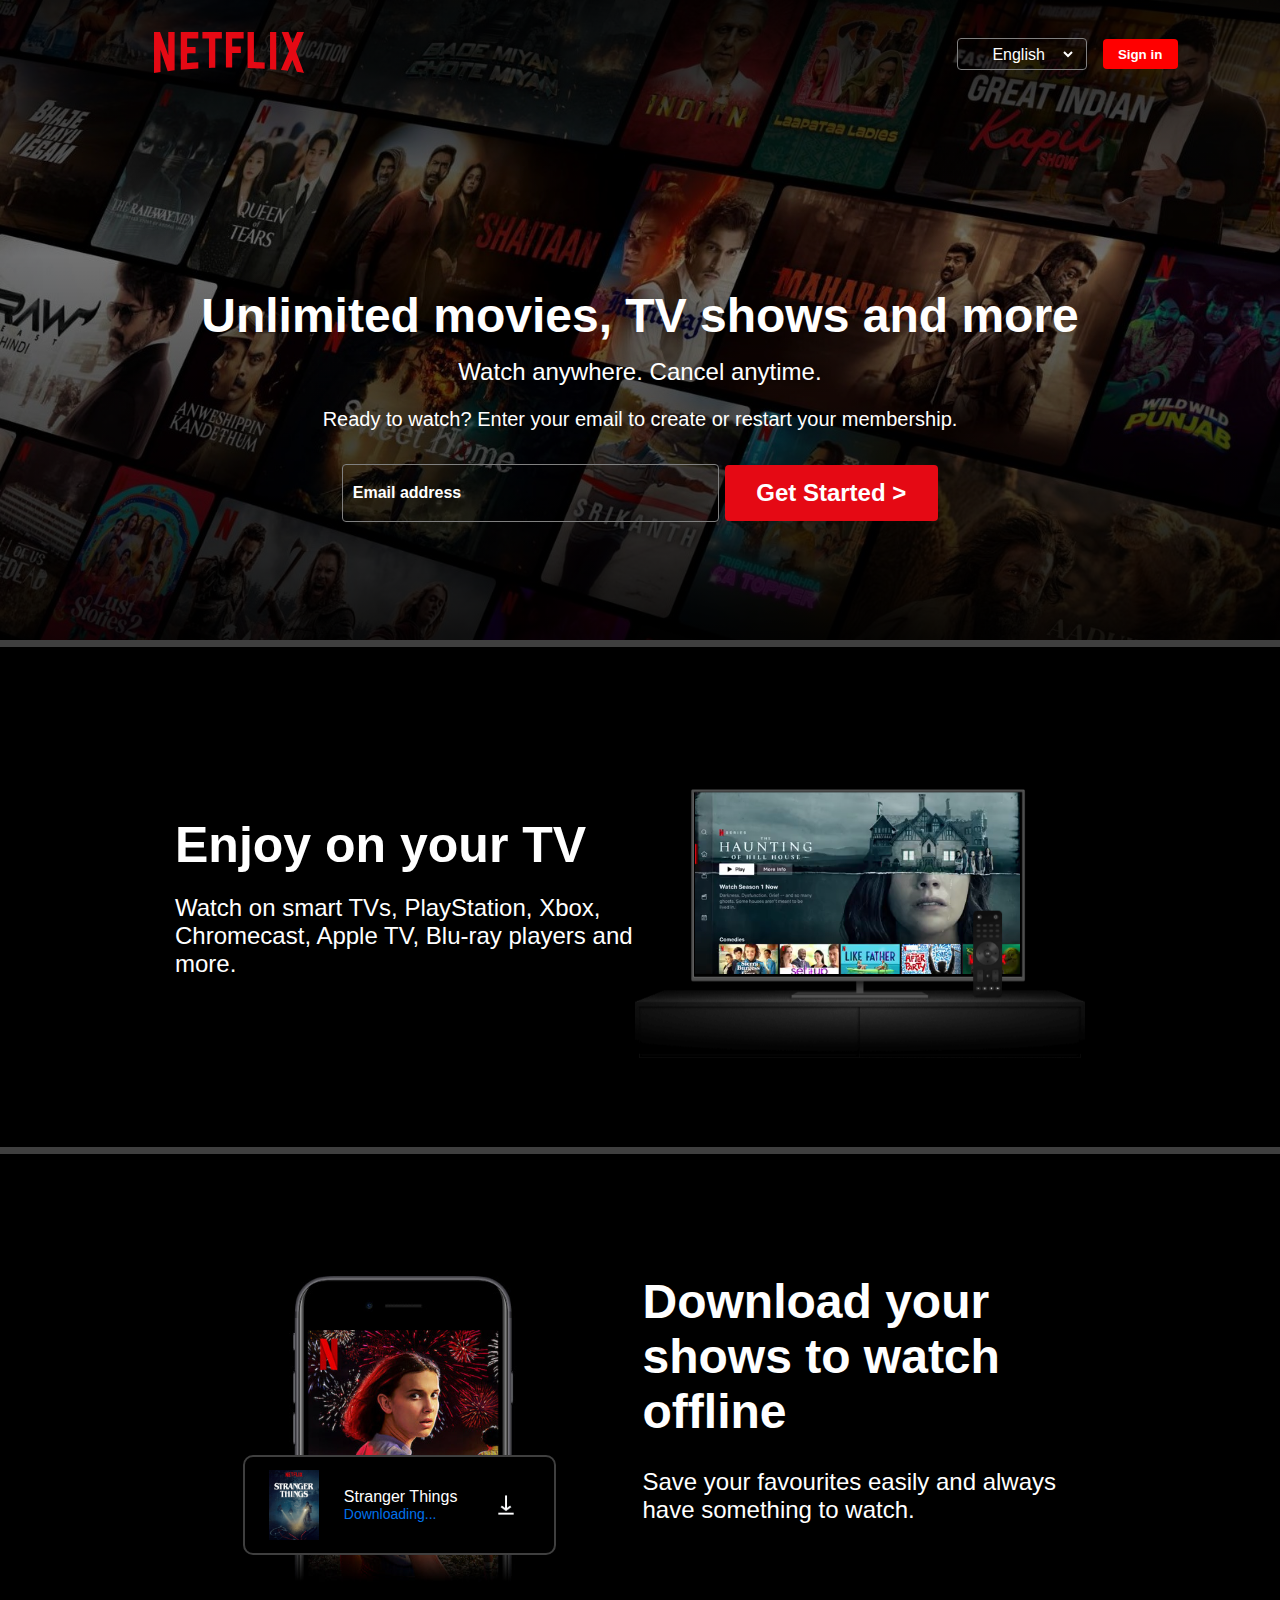
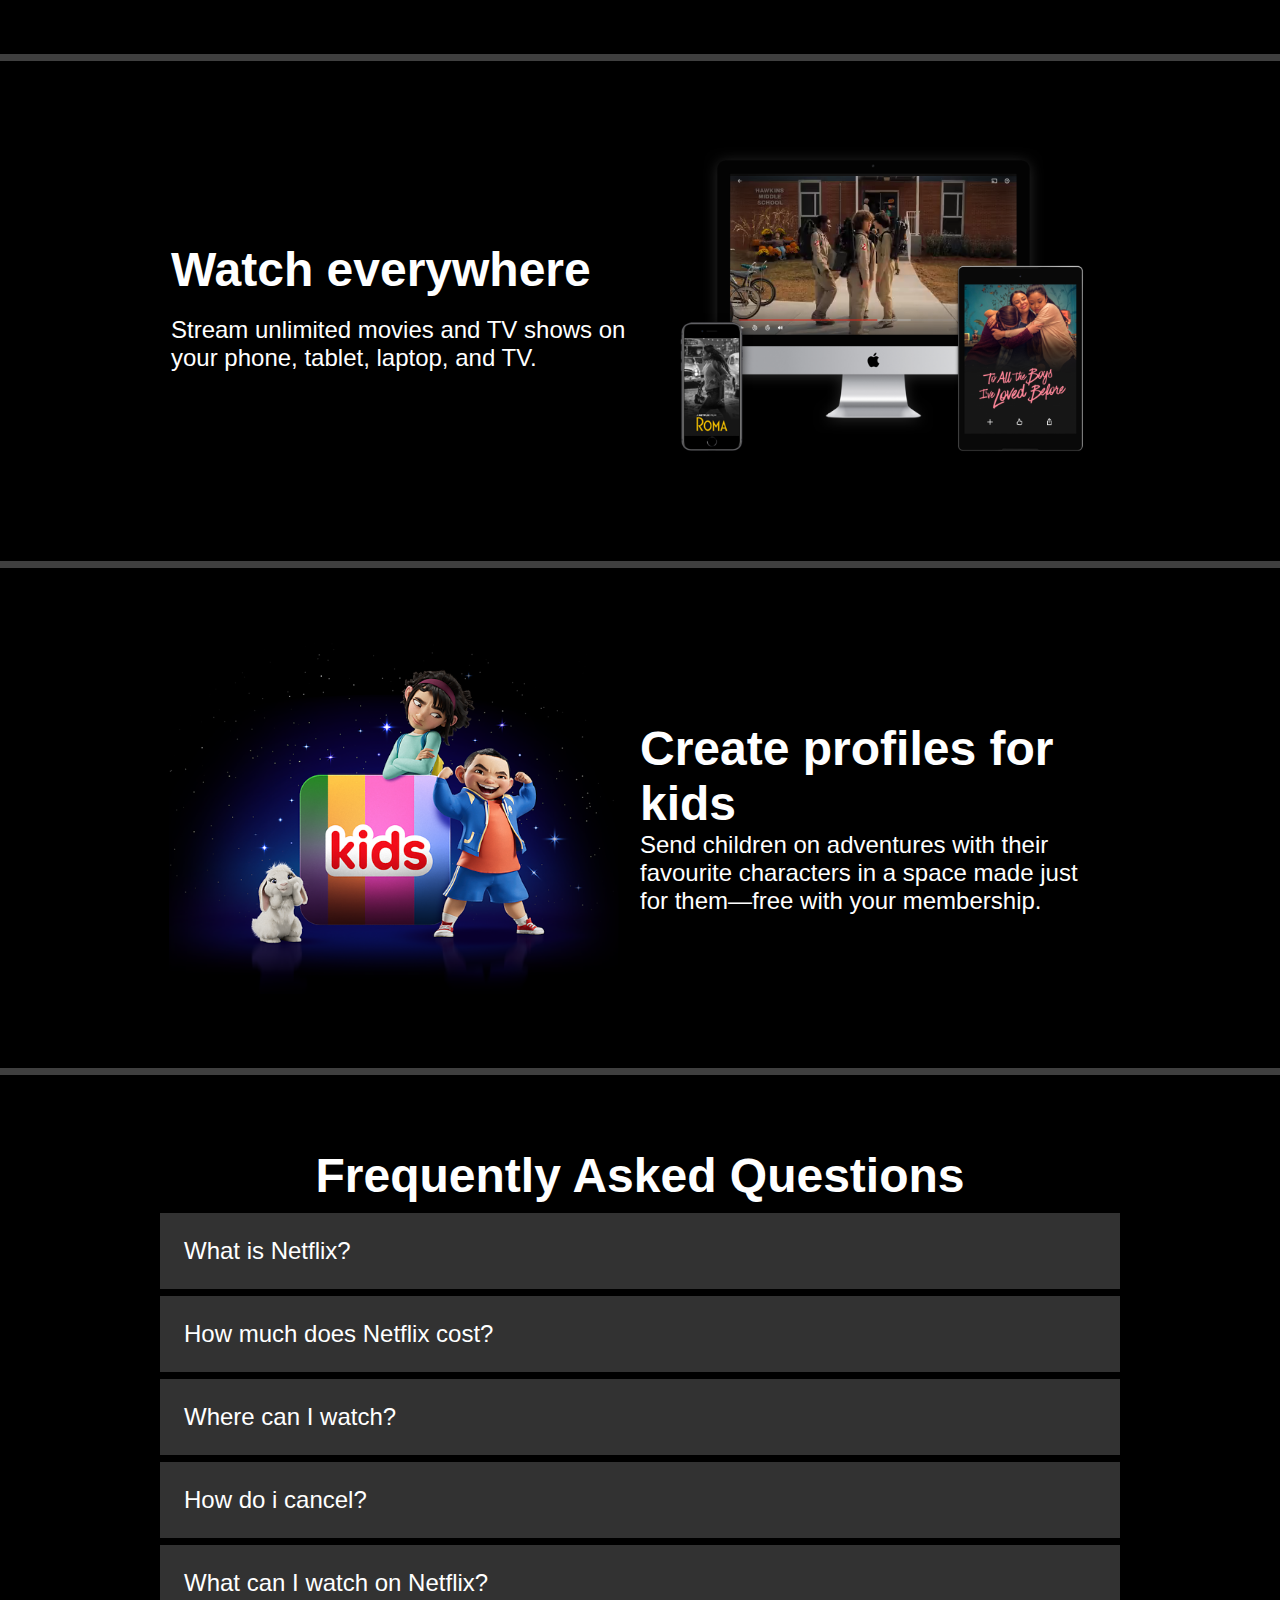
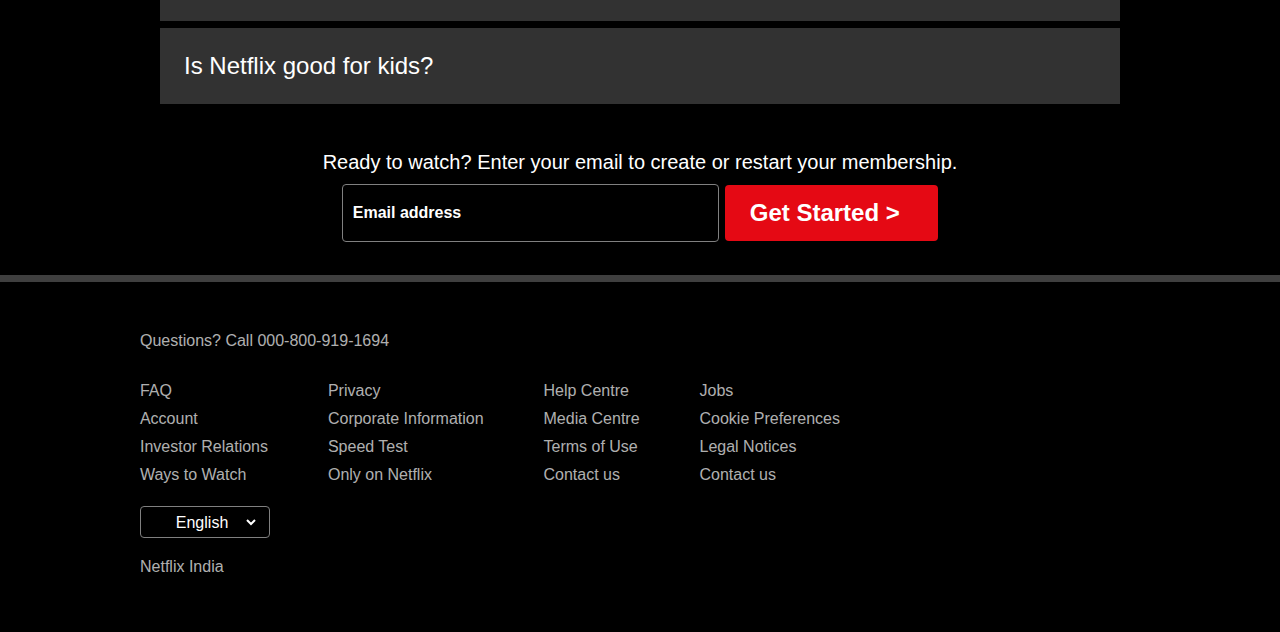
<file: index.html>
<!DOCTYPE html>
<html lang="en">
<head>
    <meta charset="UTF-8">
    <meta name="viewport" content="width=device-width, initial-scale=1.0">
    <title>Netflix</title>
    <link rel="stylesheet" href="https://cdnjs.cloudflare.com/ajax/libs/font-awesome/6.6.0/css/all.min.css" integrity="sha512-Kc323vGBEqzTmouAECnVceyQqyqdsSiqLQISBL29aUW4U/M7pSPA/gEUZQqv1cwx4OnYxTxve5UMg5GT6L4JJg==" crossorigin="anonymous" referrerpolicy="no-referrer" />
    <link rel="stylesheet" href="style.css">

</head>
<body>
    <header>
    <div class="body">
       <div class="navbar">
          <div class="netflix">
            <img width="150" src="logo.svg">
          </div>
          <div class="right">
            <div class="language_picker">
                <i class="fa-solid fa-language" style="color: white;"></i>
                <select class="lang">
                <option>English</option>
                <option style="color: black;">Espanol</option>
              </select>
            </div>
            <button id="sign_in">Sign in</button>
          </div>
        </div>
        <div class="middle">
            <div class="box1">
                Unlimited movies, TV shows and more
            </div>
            <div class="box2">Watch anywhere. Cancel anytime.</div>
            <div class="box3">Ready to watch? Enter your email to create or restart your membership.</div>
            <div class="box4">
                <input id="email" placeholder="Email address">
                <button id="get_started">Get Started ></button>
            </div>
    </div>
   </div>
    </header>

    <main>
<div class="main1">
 <div class="text">
    <h2>Enjoy on your TV</h2>
    <p>Watch on smart TVs, PlayStation, Xbox, Chromecast, Apple TV, Blu-ray players and more.</p>
 </div>
 <div class="tv">
    <video width ="300"src="video-tv-0819.m4v" autoplay loop muted></video>
 <img src="tv.png">
 
 </div>
</div>
<div class="main2">
    <div class="mobile">
<img width="480"src="mobile-0819.jpg">
     <div class="mobile_in">
        <img width="50" src="boxshot.png">
        <div class="text2">
        <p id="one">Stranger Things</p>
        <p id="two">Downloading...</p>
    </div>
        <img width="48"src="download-icon.gif">
     </div>
</div>
<div class="text3">
<h2>Download your shows to watch offline</h2>
<p>Save your favourites easily and always have something to watch.</p>
</div>
</div>
<div class="main3">
<div class="text4">
    <h2>Watch everywhere</h2>
    <p>Stream unlimited movies and TV shows on your phone, tablet, laptop, and TV.</p>
</div>
<div class="tv2">
    <video src="video-devices.m4v" autoplay loop muted></video>
    <img src="device-pile.png">
    
</div>
</div>
<div class="main4">
  <img width="468"src="kids.png">
  <div class="text5">
    <h2>Create profiles for kids</h2>
    <p>Send children on adventures with their favourite characters in a space made just for them—free with your membership.</p>
  </div>
</div>
 <div class="main5">
    <h2>Frequently Asked Questions</h2>
    <button>What is Netflix?</button>
    <button>How much does Netflix cost?</button>
    <button>Where can I watch?</button>
    <button>How do i cancel?</button>
    <button>What can I watch on Netflix?</button>
    <button>Is Netflix good for kids?</button>
    <p>Ready to watch? Enter your email to create or restart your membership.</p>
    <div class="box5">
        <input id="email2" placeholder="Email address">
        <button id="get_started2">Get Started ></button>
    </div>
</div>
   </main>
   <footer>
    <a id="ques">Questions? Call 000-800-919-1694</a>
    <div class="foot">
    <ul>
        <a>FAQ</a>
        <a>Account</a>
        <a>Investor Relations</a>
        <a>Ways to Watch</a>
    </ul>
    <ul>
        <a>Privacy</a>
        <a>Corporate Information</a>
        <a>Speed Test</a>
        <a>Only on Netflix</a>
    </ul>
    <ul>
        <a>Help Centre</a>
        <a>Media Centre</a>
        <a> Terms of Use</a>
        <a>Contact us</a>
    </ul>
    <ul>
        <a>Jobs</a>
        <a>Cookie Preferences</a>
        <a> Legal Notices</a>
        <a>Contact us</a>
    </ul>
</div>
<div class="language_picker2">
    <i class="fa-solid fa-language" style="color: white;"></i>
    <select class="lang">
    <option>English</option>
    <option style="color: black;">Espanol</option>
  </select>
</div>
<div class="netflix_ind">
    <p>Netflix India</p>
</div>

   </footer>
</body>
</html>
</file>
<file: style.css>
*{
    margin:0;
    padding: 0%;
    border:border-box;
    font-family: Arial;
}
header{
    
   background-image: url(Heroimg.jpg);
    background-size:cover;
    height: 100%;
    width: 100%;
    background-color: black;
}
.body{
    background: rgb(0 0 0/40%);
    background-image:linear-gradient(to top, rgba(0, 0, 0, 0.8) 0, rgba(0, 0, 0, 0) 60%, rgba(0, 0, 0, 0.8) 100%);
    height: 640px;
    width: 100%;
    display: flex;
    flex-direction: column;
    justify-content: center;
    align-content: center;

    
}
.navbar{
    height: 50px;
    width: 80%;
    margin-left: 12%;
    margin-right: 12%;
    margin-top: 2rem;
    display: flex;
    justify-content: space-between;
    align-items: center;
}
.language_picker{
    width: 120px;
    padding-left: 0.5rem;
    display: flex;
    justify-content: center;
    align-items: center;
    border: 0.1px solid gray;
    border-radius: 4px;

}
.lang{
    padding-left: 0.8rem;
    width: 100px;
    height: 30px;
    background-color: transparent;
    color: white;
    font-size: 1rem;
    border: transparent;

}
.right{
    display: flex;
    justify-content: center;
    align-items: center;
}
#sign_in{
    width: 75px;
    height: 30px;
    font-weight: bold;
    background-color: red;
    color: white;
    border-radius: 4px;
    border: transparent;
    margin-left: 1rem;
}
.middle{
    margin-top: 100px;
    height:100%;
    width: 100%;
    color: white;
    background-color: transparent;
    display: flex;
    flex-direction: column;
    justify-content: center;
    align-content: center;
    align-items: center;
}
.box1{
    width: 950px;
    height: 70px;
    font-size: 3rem;
    font-weight: 780;
    text-align: center;
}
.box2{
    width: 950px;
    height: 50px;
    font-size: 1.5rem;
    font-weight: 400;
    text-align: center;
}
.box3{
    width: 950px;
    height: 50px;
    font-size: 1.25rem;
    font-weight: 400;
    text-align: center;
}
.box4{
    width: 950px;
    height: 70px;
    display: flex;
    justify-content: center;
    align-items: center;

}
#email{
    font-size: 1rem;
    font-weight: bold;
    color: white;
    background-color: transparent;
    height: 56px;
    width: 365px;
    border: 1px solid gray;
    padding-left: 1%;
    border-radius: 4px;
    
}
::placeholder{
    color: white;
}
#get_started{
    height: 56px;
    width: 213px;
    background-color: rgb(229,9,20);
    color: white;
    font-size: 1.5rem;
    font-weight: bold;
    border: none;
    border-radius: 4px;
    margin-left: 6px;
}
main{
    height: 100%;
    width: 100%;
    background-color: black;
    display: flex;
    flex-direction: column;

}
.main1{
    height: 400px;
    width: 100%;
    border-top: 7px solid rgb(63, 63, 63);
    padding-top: 50px;
    padding-bottom: 50px;
     display: flex;
     flex-direction: row;
     justify-content: center;
     align-items: center;
    
}
.text{
    width: 460px;
    height: 160px;
    display: flex;
    flex-direction: column;
    justify-content: center;
    align-items: center;
    color: white;
}
.text p{
    margin-top: 20px;
    height: 96px;
    width: 460px;
    font-size: 24px;
    
}
.text h2{
    font-size: 50px;
    font-weight: bold;
    height: 64px;
    width: 460px;
}
.tv{
    width: 470px;
    height: 350px;
    position: relative;
}
.tv video{
    width: 325px;
    height: 300px;
    top:10px;
    right: 18%;
    position: absolute;
}
.tv img{
  width: 450px;
  position: absolute;
}
.main2{
    height: 400px;
    width: 100%;
    border-top: 7px solid rgb(63 63 63);
    padding-top: 50px;
    padding-bottom: 50px;
     display: flex;
     flex-direction: row;
     justify-content: center;
     align-items: center;
    
}
.mobile{
    position: relative;
}
.mobile.in img{
  padding-left: 10px;
}
.mobile_in{
    height: 96px;
    width: 309px;
    border: 2px solid rgb(63, 63, 63);
    border-radius: 10px;
    display: flex;
    justify-content:space-evenly;
    align-items: center;
    position: absolute;
    right: 18%;
    top:64%;
    background-color: black;
}
.text2{
    display: flex;
    flex-direction: column;
    
}
#one{
    color: white;
    font-size: 16px;
}
#two{
    color: #0071EB;
    font-size: 14px;
}
.text3{
    width:475px;
    height:300px;
}
.text3 h2{
    width:468px;
    height:194px;
    color:white;
    font-size: 48px;
    font-weight: bold;
    padding-top: 20px;
}
.text3 p{
    width:468px;
    height:64px;
    color:white;
    font-size: 24px;
}
.main3{
    height: 400px;
    width: 100%;
    border-top: 7px solid rgb(63 63 63);
    padding-top: 50px;
    padding-bottom: 50px;
     display: flex;
     flex-direction: row;
     justify-content: center;
     align-items: center;
    
}
.text4{
    height: 168px;
    width: 474px;
    display: flex;
    flex-direction: column;
    justify-content: center;
    align-items: center;
}
.text4 h2{
    width: 468px;
    height: 64px;
    font-size: 48px;
    font-weight: bold;
    color: white;
}
.text4 p{
    width: 468px;
    height: 64px;
    font-size: 24px;
    color: white;
    padding-top: 10px;
}
.tv2{
  width: 470px;
    height: 350px;
    position: relative;
}
.tv2 video{
  width: 290px;
    position: absolute;
    right: 19.5%;
    bottom:42%;

}
.tv2 img{
  width:468px;
  position: absolute;
}
.main4{
    height: 400px;
    width: 100%;
    border-top: 7px solid rgb(63 63 63);
    padding-top: 50px;
    padding-bottom: 50px;
     display: flex;
     flex-direction: row;
     justify-content: center;
     align-items: center;
    
}
.text5{
    height: 168px;
    width: 474px;
    display: flex;
    flex-direction: column;
    justify-content: center;
    align-items: center;
}
.text5 h2{
    width: 468px;
    height: 129px;
    font-size: 48px;
    font-weight: bold;
    color: white;
}
.text5 p{
    width: 468px;
    height: 96px;
    font-size: 24px;
    color: white;
}
.main5{
    height: 700px;
    width: 100%;
    border-top: 7px solid rgb(63 63 63);
    padding-top: 50px;
    padding-bottom: 50px;
     display: flex;
     flex-direction: column;
     justify-content: center;
     align-items: center;
}
.main5 h2 {
    margin-top: 40px;
    text-align: center;
    width: 948px;
    height: 64px;
    font-size: 48px;
    font-weight: bold;
    color: white;
    margin-bottom: 10px;
}
.main5 button{
    width:960px;
    height:98px;
    padding:24px;
    background-color: rgb(50, 50, 50);
    color: white;
    font-size: 24px;
    text-align: left;
    margin-bottom: 7px;
    border: none;
}
.main5 button:hover {
    background-color:rgb(129, 125, 125) ;
}
.main5 p{
    width: 884px;
    height: 30px;
    font-size: 20px;
    color: white;
    text-align: center;
    margin-top: 40px;
    margin-bottom: 10px;
}
.box5{
    width: 950px;
    height: 70px;
    display: flex;
    justify-content: center;
    align-items: center;

}
#email2{
    font-size: 1rem;
    font-weight: bold;
    color: white;
    background-color: transparent;
    height: 56px;
    width: 365px;
    border: 1px solid gray;
    padding-left: 1%;
    border-radius: 4px;
    
}
::placeholder{
    color: white;
}
#get_started2{
    height: 56px;
    width: 213px;
    background-color: rgb(229,9,20);
    color: white;
    font-size: 1.5rem;
    font-weight: bold;
    border-radius: 4px;
    margin-left: 6px;
    margin-bottom: 0px;
    padding: 0cap;
    padding-left: 25px;
}
footer{
    height: 300px;
    width: 100%;
    border-top: 7px solid rgb(63 63 63);
    padding-top: 50px;
     background-color: black;
     color: white;
}
#ques{
    width: 268px;
    height: 20px;
    margin-left: 140px;
    color: rgba(255, 255, 255, 0.7);
}
.foot{
    height: 136px;
    width: 800px;
    padding-left: 100px;
    display: flex;
    justify-content: space-evenly;
     align-items: center;
     background-color: black;
     color:rgba(255, 255, 255, 0.7);
}
ul{
    margin-top: 20px;
    margin-right: 20px;
}
ul a{

    display: block;
    font-size: 1rem;
    margin-top: 10px;
    color: rgba(255, 255, 255, 0.7);

}
.language_picker2{
    width: 120px;
    padding-left: 0.5rem;
    display: flex;
    justify-content: center;
    align-items: center;
    border: 0.1px solid gray;
    border-radius: 4px;
    height: 30px;
    margin-left: 140px;
    margin-top: 20px;
    

}
.netflix_ind{
    margin-left: 140px;
    margin-top: 20px;
    color: rgba(255, 255, 255, 0.7)
}
</file>
